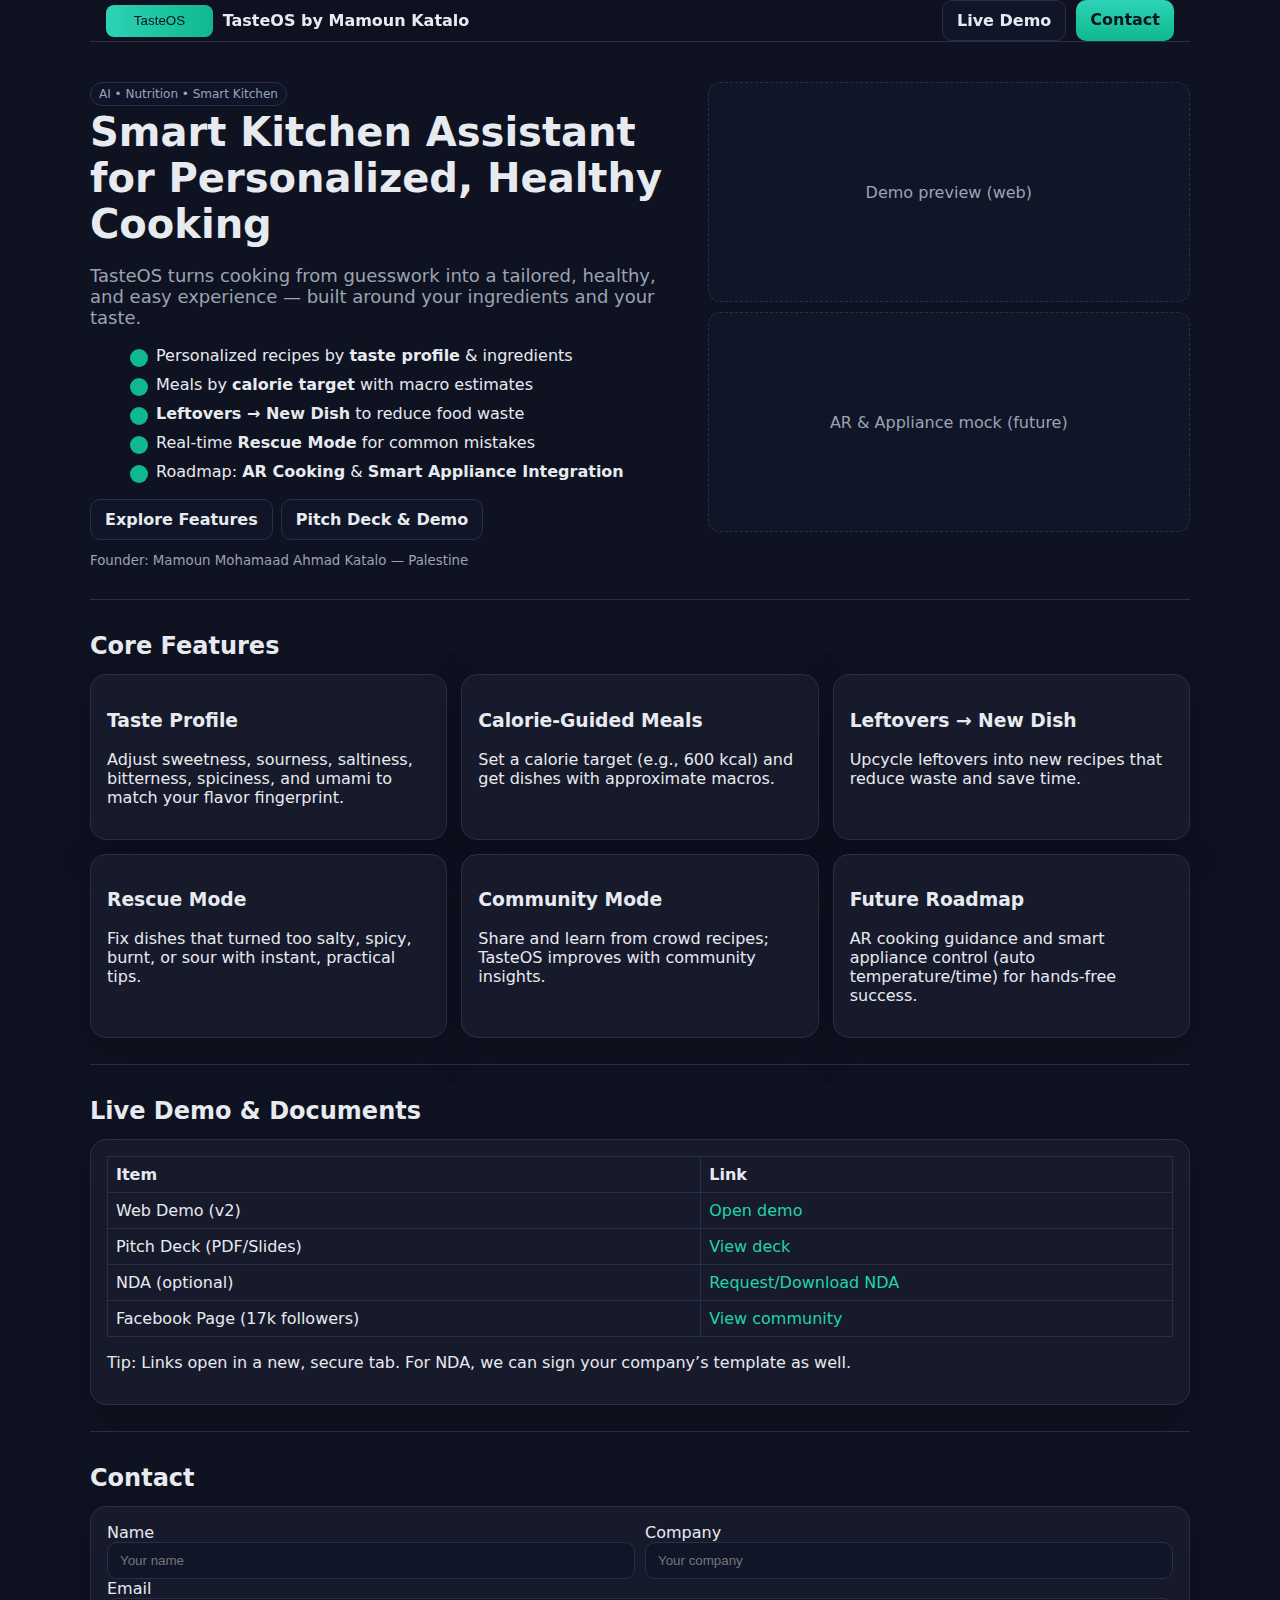
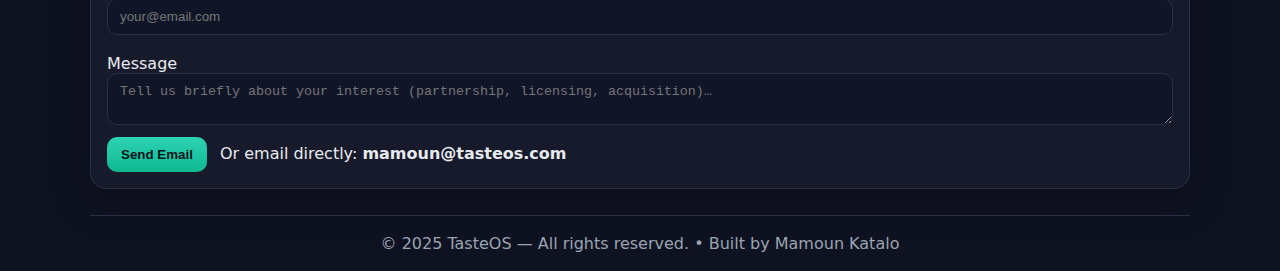
<file: index.html>
<!doctype html>
<html lang="en">
<head>
  <meta charset="utf-8"/>
  <meta name="viewport" content="width=device-width, initial-scale=1"/>
  <title>TasteOS — Smart Kitchen Assistant</title>
  <meta name="description" content="AI-powered personalized cooking: taste profiles, calorie targets, leftovers → new dishes, rescue mode, and smart appliance/AR roadmap.">
  <link rel="stylesheet" href="assets/styles.css"/>
</head>
<body>
  <nav class="container">
    <div class="logo">
      <img src="assets/logo.svg" alt="TasteOS logo"/>
      <strong>TasteOS by Mamoun Katalo</strong>
    </div>
    <div class="cta">
      <a class="btn" href="#demo">Live Demo</a>
      <a class="btn primary" href="#contact">Contact</a>
    </div>
  </nav>

  <header class="container hero">
    <div>
      <span class="badge">AI • Nutrition • Smart Kitchen</span>
      <h1>Smart Kitchen Assistant for Personalized, Healthy Cooking</h1>
      <p class="lead">TasteOS turns cooking from guesswork into a tailored, healthy, and easy experience — built around your ingredients and your taste.</p>
      <ul class="hero-list">
        <li><span class="check"></span><div>Personalized recipes by <b>taste profile</b> & ingredients</div></li>
        <li><span class="check"></span><div>Meals by <b>calorie target</b> with macro estimates</div></li>
        <li><span class="check"></span><div><b>Leftovers → New Dish</b> to reduce food waste</div></li>
        <li><span class="check"></span><div>Real-time <b>Rescue Mode</b> for common mistakes</div></li>
        <li><span class="check"></span><div>Roadmap: <b>AR Cooking</b> & <b>Smart Appliance Integration</b></div></li>
      </ul>
      <div style="margin-top:14px;display:flex;gap:8px;flex-wrap:wrap">
        <a class="btn" href="#features">Explore Features</a>
        <a class="btn" href="#demo">Pitch Deck & Demo</a>
      </div>
      <p style="margin-top:10px"><small class="note">Founder: Mamoun Mohamaad Ahmad Katalo — Palestine</small></p>
    </div>
    <div class="preview">
      <div class="shot">Demo preview (web)</div>
      <div class="shot">AR & Appliance mock (future)</div>
    </div>
  </header>

  <section id="features" class="container section">
    <h2>Core Features</h2>
    <div class="grid3">
      <div class="card">
        <h3>Taste Profile</h3>
        <p>Adjust sweetness, sourness, saltiness, bitterness, spiciness, and umami to match your flavor fingerprint.</p>
      </div>
      <div class="card">
        <h3>Calorie-Guided Meals</h3>
        <p>Set a calorie target (e.g., 600 kcal) and get dishes with approximate macros.</p>
      </div>
      <div class="card">
        <h3>Leftovers → New Dish</h3>
        <p>Upcycle leftovers into new recipes that reduce waste and save time.</p>
      </div>
      <div class="card">
        <h3>Rescue Mode</h3>
        <p>Fix dishes that turned too salty, spicy, burnt, or sour with instant, practical tips.</p>
      </div>
      <div class="card">
        <h3>Community Mode</h3>
        <p>Share and learn from crowd recipes; TasteOS improves with community insights.</p>
      </div>
      <div class="card">
        <h3>Future Roadmap</h3>
        <p>AR cooking guidance and smart appliance control (auto temperature/time) for hands-free success.</p>
      </div>
    </div>
  </section>

  <section id="demo" class="container section">
    <h2>Live Demo & Documents</h2>
    <div class="card">
      <table>
        <tr><th>Item</th><th>Link</th></tr>
        <tr><td>Web Demo (v2)</td><td><a href="demo-5/index.html" target="_blank" rel="noopener">Open demo</a></td></tr>
        <tr><td>Pitch Deck (PDF/Slides)</td><td><a href="view-deck.html" target="_blank" rel="noopener">View deck</a></td></tr>
        <tr><td>NDA (optional)</td><td><a href="#" target="_blank" rel="noopener">Request/Download NDA</a></td></tr>
        <tr><td>Facebook Page (17k followers)</td><td><a href="https://www.facebook.com/share/172nQ37E55/" target="_blank" rel="noopener">View community</a></td></tr>
      </table>
      <p class="note">Tip: Links open in a new, secure tab. For NDA, we can sign your company’s template as well.</p>
    </div>
  </section>

  <section id="contact" class="container section">
    <h2>Contact</h2>
    <div class="card">
      <form action="mailto:mamoun@tasteos.com" method="post" enctype="text/plain">
        <div class="row">
          <div><label>Name<br><input name="name" placeholder="Your name"/></label></div>
          <div><label>Company<br><input name="company" placeholder="Your company"/></label></div>
        </div>
        <label>Email<br><input name="email" type="email" placeholder="your@email.com"/></label><br><br>
        <label>Message<br><textarea name="message" placeholder="Tell us briefly about your interest (partnership, licensing, acquisition)…"></textarea></label><br>
        <button class="btn primary" type="submit">Send Email</button>
        <span style="margin-left:8px" class="note">Or email directly: <b>mamoun@tasteos.com</b></span>
      </form>
    </div>
  </section>

  <footer class="footer container">
    © 2025 TasteOS — All rights reserved. • Built by Mamoun Katalo
  </footer>
</body>
</html>
</file>
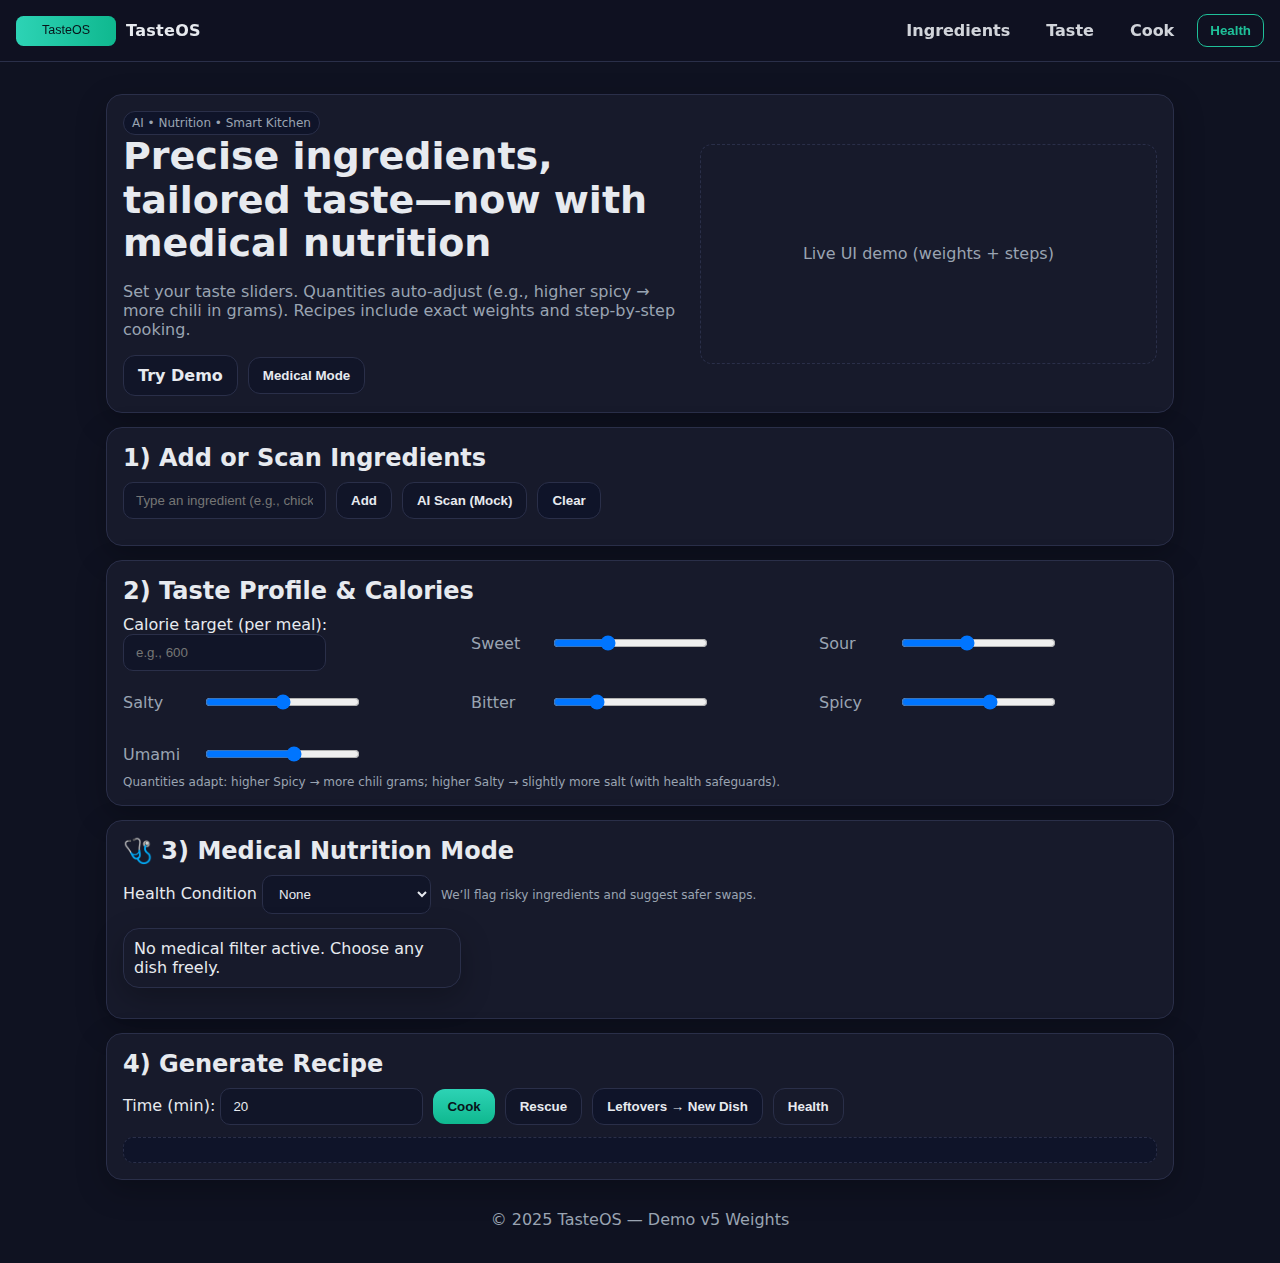
<file: demo-5/index.html>
<!doctype html>
<html lang="en">
<head>
  <meta charset="utf-8"/>
  <meta name="viewport" content="width=device-width, initial-scale=1"/>
  <title>TasteOS — Smart Kitchen Assistant (Demo v5)</title>
  <link rel="stylesheet" href="styles.css"/>
</head>
<body>
  <header class="topbar">
    <div class="brand"><img src="assets/logo.svg" alt="TasteOS logo"/><span>TasteOS</span></div>
    <nav class="nav">
      <a href="#ingredients">Ingredients</a>
      <a href="#taste">Taste</a>
      <a href="#generator">Cook</a>
      <button id="btnHealth" class="health">Health</button>
    </nav>
  </header>

  <main class="container">
    <section class="hero card">
      <div>
        <span class="tag">AI • Nutrition • Smart Kitchen</span>
        <h1>Precise ingredients, tailored taste—now with medical nutrition</h1>
        <p class="lead">Set your taste sliders. Quantities auto-adjust (e.g., higher spicy → more chili in grams). Recipes include exact weights and step-by-step cooking.</p>
        <div class="row" style="margin-top:10px">
          <a class="btn" href="#generator">Try Demo</a>
          <button class="btn health" id="btnHealth2">Medical Mode</button>
        </div>
      </div>
      <div class="preview">Live UI demo (weights + steps)</div>
    </section>

    <section id="ingredients" class="card">
      <h2>1) Add or Scan Ingredients</h2>
      <div class="row">
        <input id="ingInput" placeholder="Type an ingredient (e.g., chicken, quinoa, tomato) and click Add"/>
        <button class="btn" id="btnAdd">Add</button>
        <button class="btn" id="btnScan">AI Scan (Mock)</button>
        <button class="btn ghost" id="btnClear">Clear</button>
      </div>
      <div id="chips" class="chips"></div>
    </section>

    <section id="taste" class="card">
      <h2>2) Taste Profile & Calories</h2>
      <div class="grid3">
        <label>Calorie target (per meal): <input id="kcal" type="number" placeholder="e.g., 600"/></label>
        <div class="slider"><span>Sweet</span><input id="s_sweet" type="range" min="0" max="1" step="0.1" value="0.3"/></div>
        <div class="slider"><span>Sour</span><input id="s_sour" type="range" min="0" max="1" step="0.1" value="0.4"/></div>
        <div class="slider"><span>Salty</span><input id="s_salty" type="range" min="0" max="1" step="0.1" value="0.5"/></div>
        <div class="slider"><span>Bitter</span><input id="s_bitter" type="range" min="0" max="1" step="0.1" value="0.2"/></div>
        <div class="slider"><span>Spicy</span><input id="s_spicy" type="range" min="0" max="1" step="0.1" value="0.6"/></div>
        <div class="slider"><span>Umami</span><input id="s_umami" type="range" min="0" max="1" step="0.1" value="0.6"/></div>
      </div>
      <div class="small">Quantities adapt: higher Spicy → more chili grams; higher Salty → slightly more salt (with health safeguards).</div>
    </section>

    <section id="health" class="card">
      <h2>🩺 3) Medical Nutrition Mode</h2>
      <div class="row">
        <label>Health Condition
          <select id="healthSelect">
            <option value="">None</option>
            <option value="diabetes">Diabetes</option>
            <option value="heart">Heart / Hypertension</option>
            <option value="cancer">Cancer Support</option>
            <option value="cholesterol">High Cholesterol</option>
          </select>
        </label>
        <span class="small">We’ll flag risky ingredients and suggest safer swaps.</span>
      </div>
      <div id="healthTips" class="grid3"></div>
    </section>

    <section id="generator" class="card">
      <h2>4) Generate Recipe</h2>
      <div class="row">
        <label>Time (min): <input id="time" type="number" value="20"/></label>
        <button class="btn primary" id="btnCook">Cook</button>
        <button class="btn" id="btnRescue">Rescue</button>
        <button class="btn ghost" id="btnLeftovers">Leftovers → New Dish</button>
        <button class="btn outline" id="btnGoHealth">Health</button>
      </div>
      <div id="output" class="output"></div>
    </section>

    <footer class="footer">© 2025 TasteOS — Demo v5 Weights</footer>
  </main>

  <script src="script.js"></script>
</body>
</html>
</file>
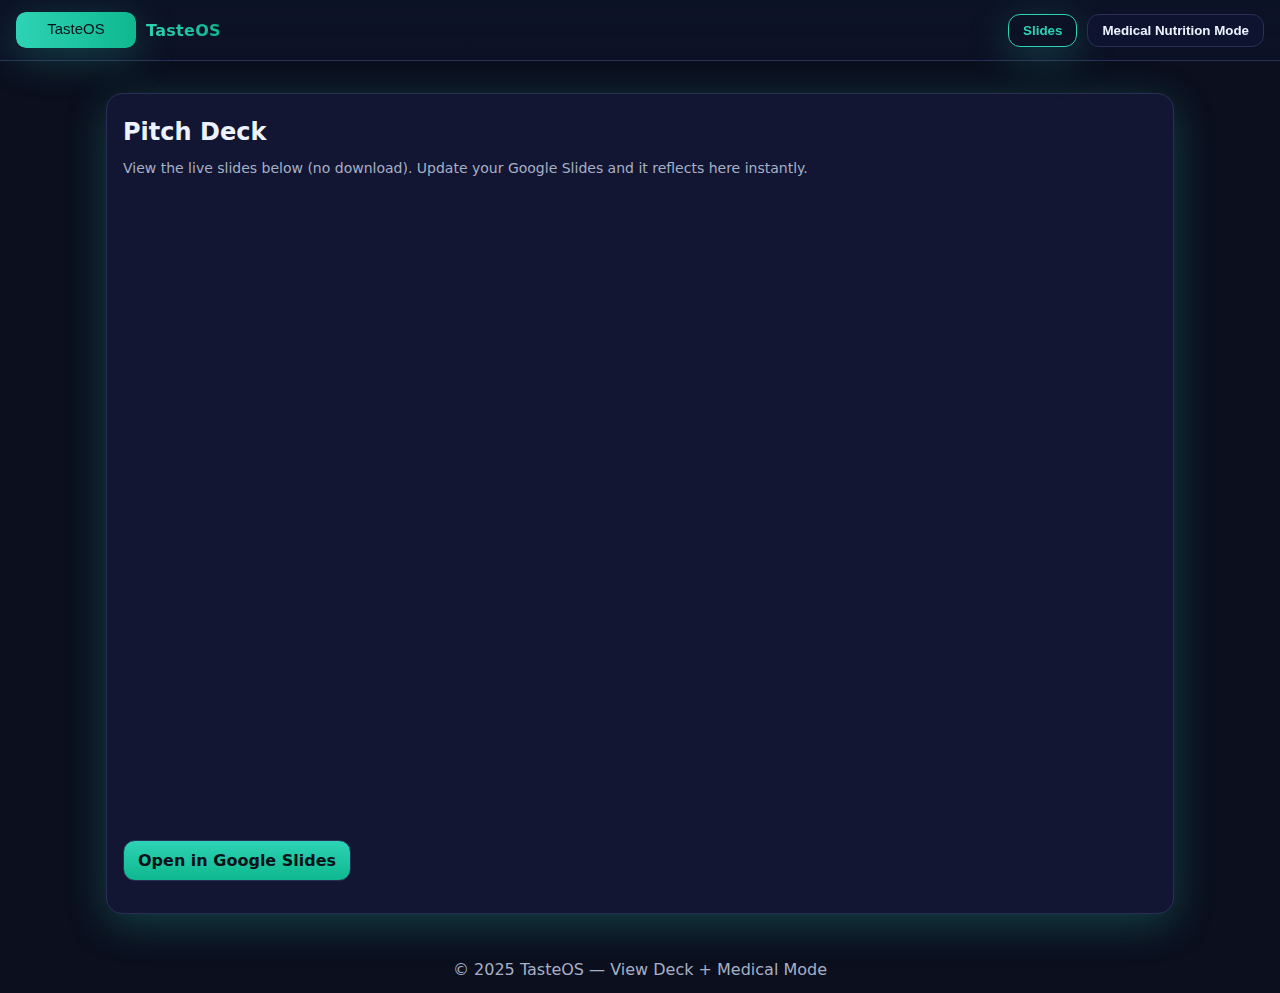
<file: view-deck.html>
<!doctype html>
<html lang="en">
<head>
  <meta charset="utf-8"/>
  <meta name="viewport" content="width=device-width, initial-scale=1"/>
  <title>TasteOS – Pitch Deck & Medical Mode</title>
  <style>
    :root{
      --bg:#0b0f1e; --card:#121633; --ink:#ecf2ff; --muted:#a7b0c6; --line:#283057;
      --acc1:#2dd3b5; --acc2:#0fb88f; --glow:0 10px 40px rgba(45,211,181,.25);
    }
    *{ box-sizing:border-box }
    html,body{ margin:0; padding:0; background:var(--bg); color:var(--ink); font-family:Inter,system-ui,Arial }
    .topbar{
      position:sticky; top:0; z-index:10; display:flex; align-items:center; gap:16px;
      padding:12px 16px; border-bottom:1px solid var(--line);
      background:linear-gradient(180deg, rgba(13,19,40,.85), rgba(13,19,40,.65));
      backdrop-filter: blur(8px);
    }
    .brand{ display:flex; align-items:center; gap:10px; font-weight:800; letter-spacing:.3px }
    .brand img{ height:36px; border-radius:10px; box-shadow: var(--glow); }
    .brand .name{ background:linear-gradient(90deg,var(--acc1),var(--acc2)); -webkit-background-clip:text; background-clip:text; color:transparent }
    .tabs{ display:flex; gap:10px; margin-left:auto }
    .tab{
      padding:8px 14px; border-radius:12px; border:1px solid var(--line); color:var(--ink);
      background:#0e1430; cursor:pointer; font-weight:700
    }
    .tab.active{ border-color:var(--acc1); color:var(--acc1); background:transparent; box-shadow: var(--glow) }
    .container{ max-width:1100px; margin:0 auto; padding:18px 16px }
    .card{
      background: radial-gradient(1200px 400px at -10% -20%, rgba(33,212,167,.10), transparent 40%) , var(--card);
      border:1px solid var(--line); border-radius:16px; padding:16px; margin:14px 0; box-shadow: var(--glow)
    }
    iframe{ width:100%; height:70vh; border:none; border-radius:12px }
    h1,h2{ margin:8px 0 }
    .grid{ display:grid; grid-template-columns:repeat(2,1fr); gap:14px }
    @media(max-width:900px){ .grid{ grid-template-columns:1fr } iframe{ height:60vh } }
    ul{ margin-top:8px }
    .badge{ display:inline-block; padding:4px 8px; border-radius:999px; border:1px solid var(--line); color:var(--muted); margin-right:6px }
    .ok{ color:#9cf8c3; border-color:#0f6; background:#0b2a1f }
    .warn{ color:#ffb3b3; border-color:#f33; background:#2a1212 }
    .note{ color:var(--muted); font-size:14px }
    .footer{ text-align:center; color:var(--muted); padding:14px 0 }
    .hidden{ display:none }
    .cta{
      display:inline-flex; align-items:center; gap:8px; padding:10px 14px; border-radius:12px; border:1px solid var(--line);
      background:linear-gradient(180deg,var(--acc1),var(--acc2)); color:#061218; font-weight:800; text-decoration:none
    }
  </style>
</head>
<body>
  <header class="topbar">
    <div class="brand">
      <img src="assets/logo.svg" alt="TasteOS logo"/>
      <span class="name">TasteOS</span>
    </div>
    <div class="tabs">
      <button id="tabSlides" class="tab active">Slides</button>
      <button id="tabMedical" class="tab">Medical Nutrition Mode</button>
    </div>
  </header>

  <main class="container">
    <!-- Slides Panel -->
    <section id="panelSlides" class="card">
      <h2>Pitch Deck</h2>
      <p class="note">View the live slides below (no download). Update your Google Slides and it reflects here instantly.</p>
      <iframe
        src="https://docs.google.com/presentation/d/1Y3g985WkYjtb8KFPAl3svxYMHaMUB__z/embed?start=false&loop=false&delayms=3000"
        allowfullscreen
      ></iframe>
      <p><a class="cta" href="https://docs.google.com/presentation/d/1Y3g985WkYjtb8KFPAl3svxYMHaMUB__z/edit" target="_blank" rel="noopener">Open in Google Slides</a></p>
    </section>

    <!-- Medical Mode Panel -->
    <section id="panelMedical" class="card hidden">
      <h2>🩺 Medical Nutrition Mode — Patient‑centric Cooking</h2>
      <p>TasteOS adapts recipes to health conditions with suitability (✅) and warnings (⚠️), exact ingredient weights, and step‑by‑step cooking.</p>

      <div class="grid">
        <div class="card">
          <h3>Diabetes</h3>
          <span class="badge ok">✅ High fiber</span>
          <span class="badge ok">✅ Low GI carbs</span>
          <span class="badge warn">⚠️ Avoid added sugar</span>
          <ul>
            <li><b>Sample dish:</b> Quinoa & Lentil Salad</li>
            <li><b>Key swaps:</b> Brown rice instead of white; stevia instead of sugar</li>
            <li><b>Weights:</b> Quinoa 80g (dry), Lentils 100g (dry), Tomato 150g, Olive oil 15g</li>
          </ul>
        </div>

        <div class="card">
          <h3>Heart / Hypertension</h3>
          <span class="badge ok">✅ Low sodium</span>
          <span class="badge ok">✅ Grill/Bake</span>
          <span class="badge warn">⚠️ Limit added salt</span>
          <ul>
            <li><b>Sample dish:</b> Grilled Salmon & Greens</li>
            <li><b>Key swaps:</b> Herbs & lemon instead of extra salt</li>
            <li><b>Weights:</b> Salmon 200g, Broccoli 120g, Lemon 50g, Olive oil 10–15g</li>
          </ul>
        </div>

        <div class="card">
          <h3>Cancer Support</h3>
          <span class="badge ok">✅ High protein</span>
          <span class="badge ok">✅ Antioxidants</span>
          <span class="badge warn">⚠️ Avoid processed meats</span>
          <ul>
            <li><b>Sample dish:</b> Lentil Soup + Grilled Chicken</li>
            <li><b>Key swaps:</b> Natural sweetness (carrots/pumpkin) instead of sugar</li>
            <li><b>Weights:</b> Lentils 120g (dry), Chicken 200g, Spinach 60g, Carrots 120g</li>
          </ul>
        </div>

        <div class="card">
          <h3>High Cholesterol</h3>
          <span class="badge ok">✅ Healthy fats</span>
          <span class="badge ok">✅ Soluble fiber</span>
          <span class="badge warn">⚠️ Avoid trans fats</span>
          <ul>
            <li><b>Sample dish:</b> Oven‑baked Mackerel + Greens</li>
            <li><b>Key swaps:</b> Olive oil instead of butter</li>
            <li><b>Weights:</b> Mackerel 180g, Greens 120g, Olive oil 10–15g, Lemon 50g</li>
          </ul>
        </div>
      </div>

      <p class="note">*All nutrition values in demos are estimates for presentation purposes and not medical advice.</p>
    </section>
  </main>

  <footer class="footer">© 2025 TasteOS — View Deck + Medical Mode</footer>

  <script>
    const tabSlides = document.getElementById('tabSlides');
    const tabMedical = document.getElementById('tabMedical');
    const panelSlides = document.getElementById('panelSlides');
    const panelMedical = document.getElementById('panelMedical');

    function activate(tab){
      if(tab==='slides'){
        tabSlides.classList.add('active'); tabMedical.classList.remove('active');
        panelSlides.classList.remove('hidden'); panelMedical.classList.add('hidden');
      }else{
        tabMedical.classList.add('active'); tabSlides.classList.remove('active');
        panelMedical.classList.remove('hidden'); panelSlides.classList.add('hidden');
      }
    }

    tabSlides.addEventListener('click', ()=>activate('slides'));
    tabMedical.addEventListener('click', ()=>activate('medical'));
  </script>
</body>
</html>
</file>
<file: assets/styles.css>
:root{
  --bg:#0f1221; --card:#171a2b; --ink:#e7eaef; --muted:#9aa4b2; --line:#2a2f49; --acc:#21d4a7;
}
*{box-sizing:border-box}
html,body{margin:0;padding:0;background:var(--bg);color:var(--ink);font-family:Inter,system-ui,-apple-system,Segoe UI,Roboto,Arial}
a{color:var(--acc);text-decoration:none}
a:hover{text-decoration:underline}
.container{max-width:1100px;margin:0 auto;padding:0 16px}
nav{display:flex;gap:16px;align-items:center;justify-content:space-between;padding:14px 0;border-bottom:1px solid var(--line);position:sticky;top:0;background:rgba(15,18,33,.9);backdrop-filter:blur(6px);z-index:10}
.logo{display:flex;gap:10px;align-items:center}
.logo img{height:32px}
.cta{display:flex;gap:10px;flex-wrap:wrap}
.btn{padding:10px 14px;border-radius:10px;border:1px solid var(--line);background:#111528;color:var(--ink);font-weight:700;transition:.15s}
.btn:hover{filter:brightness(1.06)}
.btn.primary{background:linear-gradient(180deg,#2dd3b5,#0fb88f);color:#08141a;border:none}
.hero{display:grid;grid-template-columns:1.1fr 0.9fr;gap:28px;padding:40px 0 14px;border-bottom:1px solid var(--line)}
@media(max-width:900px){.hero{grid-template-columns:1fr}}
h1{font-size:40px;line-height:1.15;margin:.2rem 0 8px}
p.lead{color:var(--muted);font-size:18px}
.card{background:var(--card);border:1px solid var(--line);border-radius:16px;padding:16px;box-shadow:0 12px 40px rgba(0,0,0,.25)}
.grid3{display:grid;grid-template-columns:repeat(3,1fr);gap:14px}
@media(max-width:900px){.grid3{grid-template-columns:1fr}}
.section{padding:26px 0;border-bottom:1px solid var(--line)}
h2{font-size:24px;margin:6px 0 14px}
small.note{color:var(--muted)}
input,textarea{width:100%;padding:10px 12px;border-radius:10px;border:1px solid var(--line);background:#111528;color:var(--ink)}
form .row{display:grid;grid-template-columns:1fr 1fr;gap:10px}
@media(max-width:700px){form .row{grid-template-columns:1fr}}
form button{margin-top:8px}
.badge{display:inline-block;padding:4px 8px;background:#0f1429;border:1px solid var(--line);border-radius:999px;color:var(--muted);font-size:12px}
.hero-list{display:flex;flex-direction:column;gap:8px;margin-top:14px}
.hero-list li{display:flex;gap:8px;align-items:flex-start}
.check{width:18px;height:18px;border-radius:50%;background:#0fb88f;margin-top:3px}
.preview{display:flex;flex-direction:column;gap:10px}
.preview .shot{height:220px;background:#111528;border:1px dashed var(--line);border-radius:12px;display:flex;align-items:center;justify-content:center;color:var(--muted)}
table{width:100%;border-collapse:collapse}
td,th{border:1px solid var(--line);padding:8px;text-align:left}
.footer{color:var(--muted);text-align:center;padding:18px 0}
</file>
<file: demo-5/styles.css>
:root{ --bg:#0f1221; --card:#171a2b; --ink:#e7eaef; --muted:#9aa4b2; --line:#2a2f49; --acc:#21d4a7; --accent2:#0fb88f;}
*{ box-sizing:border-box }
html,body{ margin:0; padding:0; background:var(--bg); color:var(--ink); font-family:Inter,system-ui,Arial }
a{ color:var(--acc); text-decoration:none } a:hover{ text-decoration:underline }
.topbar{ position:sticky; top:0; z-index:20; display:flex; justify-content:space-between; align-items:center; padding:12px 16px; border-bottom:1px solid var(--line); background:rgba(15,18,33,.9); backdrop-filter:blur(6px) }
.brand{ display:flex; align-items:center; gap:10px; font-weight:800; letter-spacing:.3px }
.brand img{ height:30px }
.nav{ display:flex; gap:10px; align-items:center }
.nav a, .nav button{ color:var(--ink); opacity:.9; padding:8px 12px; border-radius:10px; border:1px solid transparent; background:transparent; cursor:pointer; font-weight:700 }
.nav a:hover, .nav button:hover{ border-color:var(--line) }
.nav .health{ border-color:var(--acc); color:var(--acc) }

.container{ max-width:1100px; margin:0 auto; padding:18px 16px }
.card{ background:var(--card); border:1px solid var(--line); border-radius:16px; padding:16px; margin:14px 0; box-shadow:0 10px 30px rgba(0,0,0,.25) }
h1,h2{ margin:0 0 10px }
.hero{ display:grid; grid-template-columns:1.1fr 0.9fr; gap:18px; align-items:center }
.hero .tag{ display:inline-block; padding:4px 8px; border-radius:999px; background:#0f1429; border:1px solid var(--line); color:var(--muted); font-size:12px }
.hero h1{ font-size:38px; line-height:1.15 }
.lead{ color:var(--muted) }
.preview{ height:220px; border-radius:12px; border:1px dashed var(--line); display:flex; align-items:center; justify-content:center; color:var(--muted) }

.row{ display:flex; gap:10px; flex-wrap:wrap; align-items:center }
.grid3{ display:grid; grid-template-columns: repeat(3, 1fr); gap:10px }
@media(max-width:900px){ .hero{ grid-template-columns:1fr } .grid3{ grid-template-columns:1fr } }

.btn{ padding:10px 14px; border-radius:12px; border:1px solid var(--line); background:#111528; color:#e7eaef; font-weight:800; cursor:pointer }
.btn.primary{ background:linear-gradient(180deg,#2dd3b5,#0fb88f); color:#08141a; border:none }
.btn.ghost{ background:#0f1429 }
.btn.outline{ background:transparent }
input,select,textarea{ padding:10px 12px; border-radius:10px; border:1px solid var(--line); background:#111528; color:#e7eaef }

.chips{ display:flex; gap:8px; flex-wrap:wrap; margin-top:10px }
.pill{ padding:8px 12px; border-radius:999px; background:#0f1429; border:1px solid var(--line); cursor:pointer }
.pill:hover{ filter:brightness(1.1) }

.slider{ display:flex; align-items:center; gap:10px }
.slider span{ width:70px; color:#9aa4b2 }
.output{ margin-top:12px; background:#0f1429; border:1px dashed var(--line); border-radius:10px; padding:12px }
.tags{ display:flex; gap:8px; flex-wrap:wrap; margin:8px 0 }
.badge{ display:inline-block; padding:4px 8px; font-size:12px; border-radius:999px; background:#0f1429; border:1px solid var(--line); color:#9aa4b2 }
.badge.ok{ background:#0b2a1f; border-color:#0f6; color:#8efcb8 }
.badge.warn{ background:#2a1212; border-color:#f33; color:#ffb3b3 }

table{ width:100%; border-collapse:collapse; margin-top:10px }
td,th{ border:1px solid var(--line); padding:8px; text-align:left }
th{ background:#0f1429 }
.small{ color:#9aa4b2; font-size:12px }

.footer{ text-align:center; color:#9aa4b2; padding:16px 0 }
ul.ing{ margin-top:8px }
ul.ing li{ margin:2px 0 }
ol.steps li{ margin:6px 0 }
</file>
